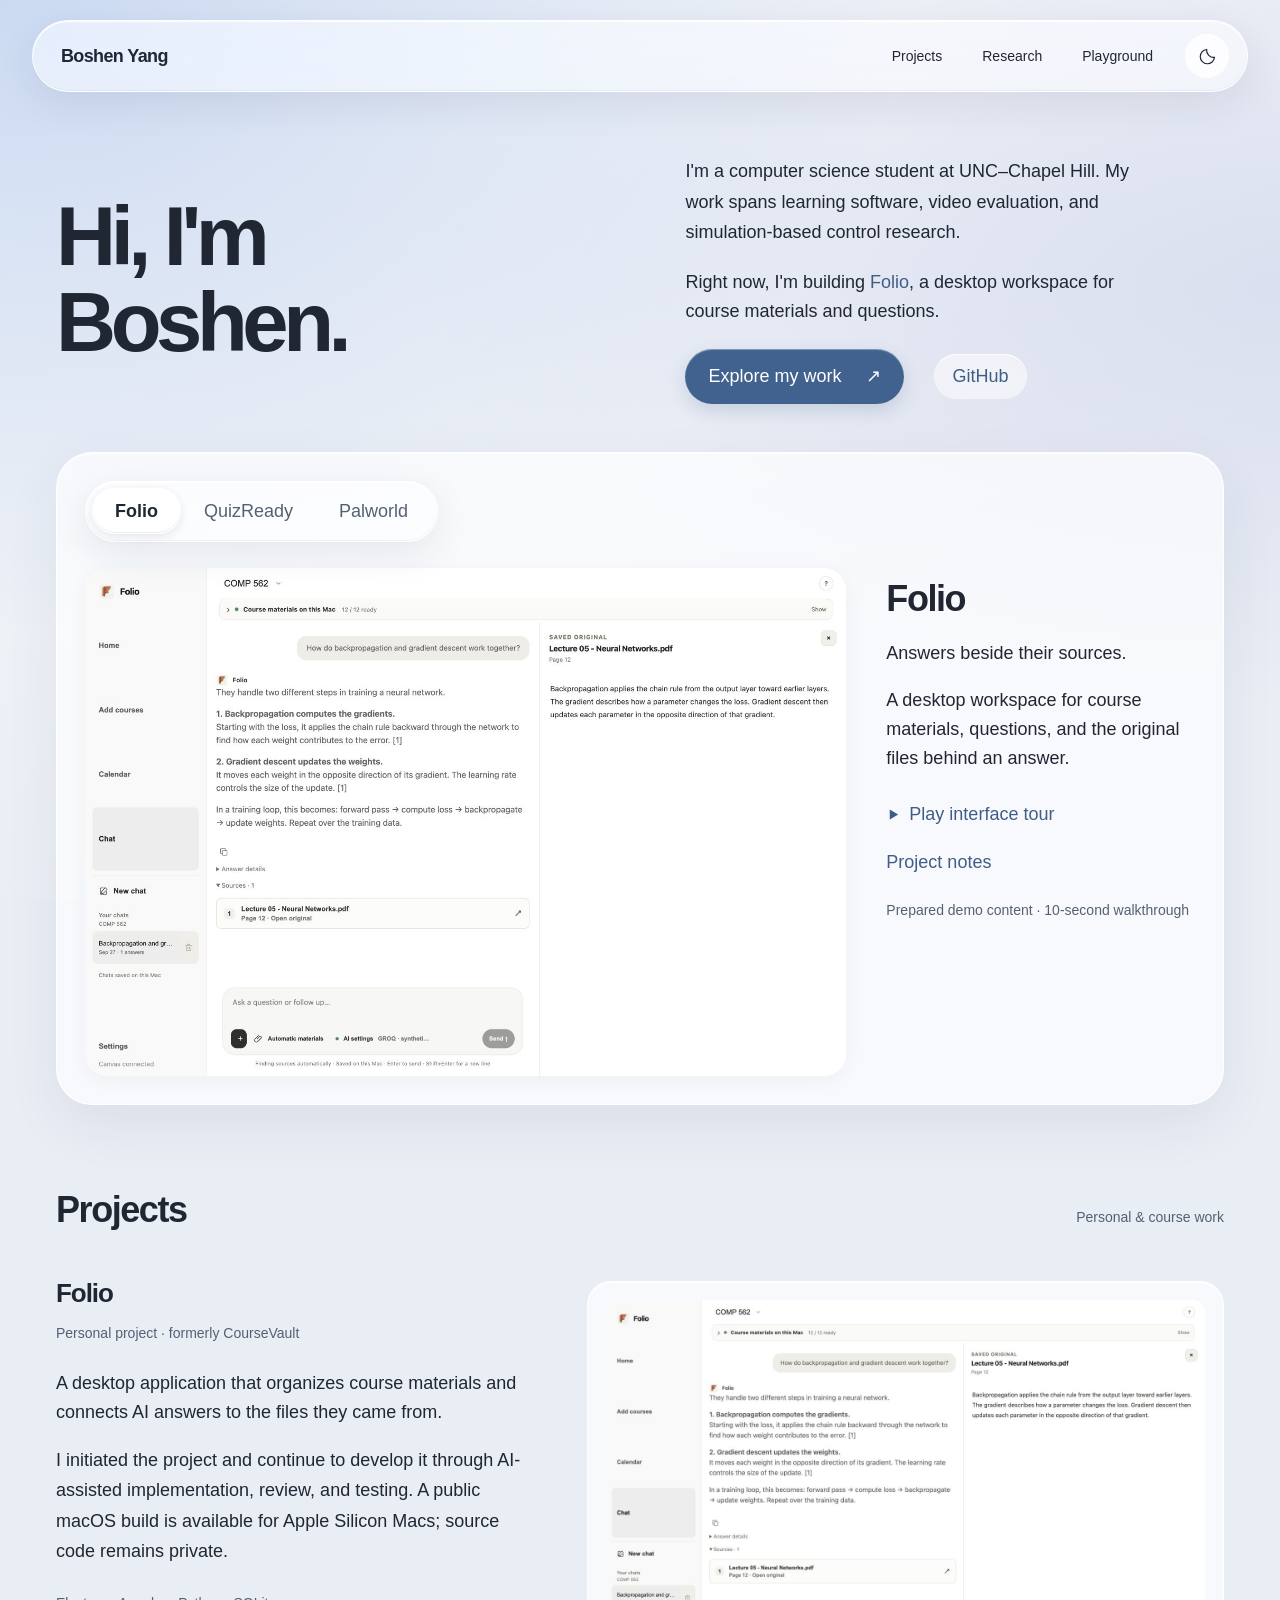
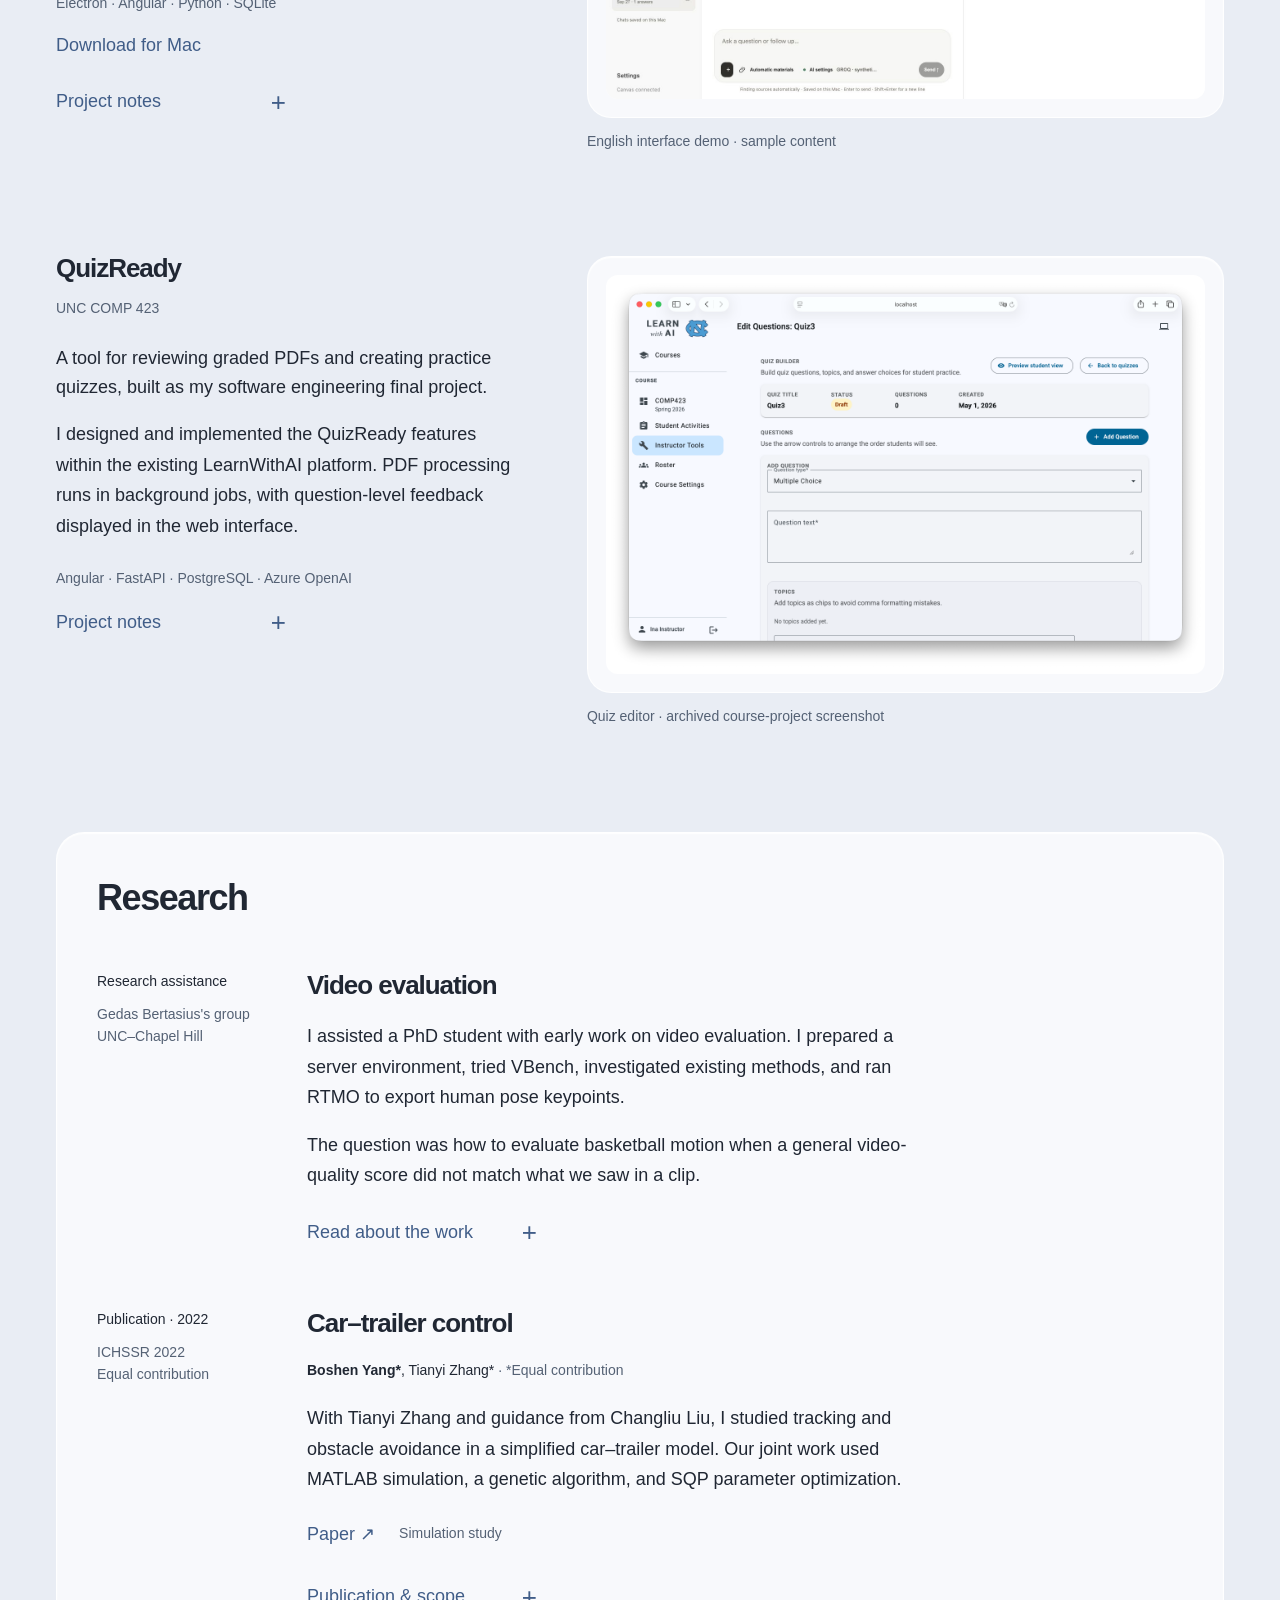
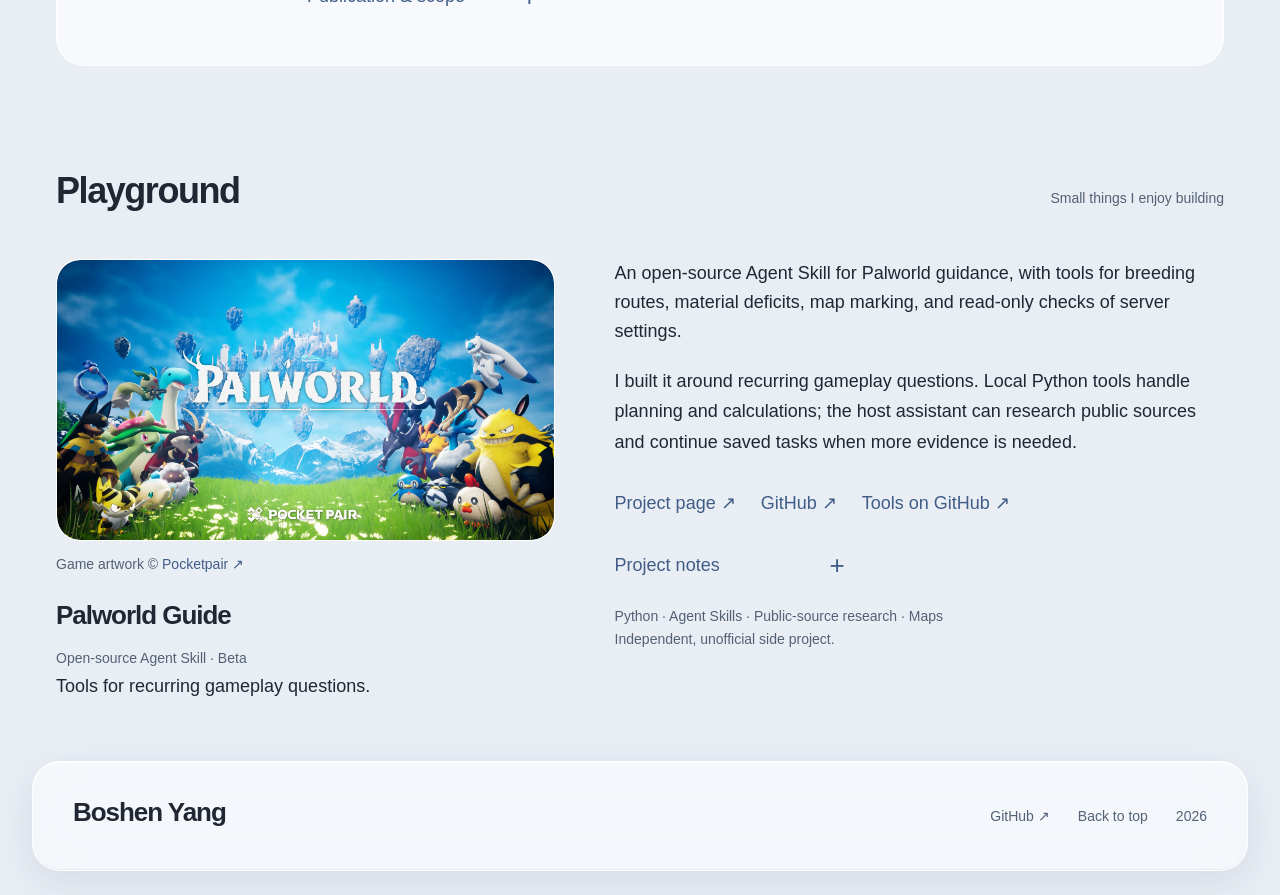
<file: index.html>
<!doctype html>
<html lang="en" data-theme="light">
<head>
<meta charset="utf-8"><meta name="viewport" content="width=device-width, initial-scale=1">
<meta name="description" content="Boshen Yang, a computer science student at UNC–Chapel Hill. Selected projects and research.">
<link rel="canonical" href="https://bensssonxx.github.io/">
<meta property="og:type" content="website"><meta property="og:title" content="Boshen Yang"><meta property="og:description" content="Computer science at UNC–Chapel Hill. Selected projects and research."><meta property="og:url" content="https://bensssonxx.github.io/">
<meta name="theme-color" content="#e4e8ed"><title>Boshen Yang</title>
<link rel="icon" href="favicon.svg" type="image/svg+xml"><link rel="stylesheet" href="styles.css"><script src="script.js" defer></script>
</head>
<body id="top">
<a class="skip-link" href="#main">Skip to content</a>
<header class="site-header">
<a class="site-name" href="#top" aria-label="Boshen Yang, back to top">Boshen Yang</a>
<div class="header-right"><nav aria-label="Main navigation"><a href="#projects">Projects</a><a href="#research">Research</a><a href="#playground">Playground</a></nav><button class="theme-toggle" type="button" aria-label="Switch to dark theme" title="Switch to dark theme"><svg class="moon-icon" viewBox="0 0 24 24" fill="none" stroke="currentColor" stroke-width="1.5" aria-hidden="true"><path d="M20.8 13.1A9 9 0 0 1 10.9 3.2a9 9 0 1 0 9.9 9.9Z"/></svg><svg class="sun-icon" viewBox="0 0 24 24" fill="none" stroke="currentColor" stroke-width="1.5" aria-hidden="true"><circle cx="12" cy="12" r="4"/><path d="M12 2v2m0 16v2M2 12h2m16 0h2M5 5l1.5 1.5m11 11L19 19M5 19l1.5-1.5m11-11L19 5"/></svg></button></div>
</header>
<main id="main">
<section id="about" class="intro" aria-labelledby="intro-title">
<div class="intro-main"><h1 id="intro-title">Hi, I'm<br> Boshen.</h1></div><div class="intro-summary">
<p class="intro-description">I'm a computer science student at UNC–Chapel Hill. My work spans learning software, video evaluation, and simulation-based control research.</p>
<p class="intro-current">Right now, I'm building <a href="#folio">Folio</a>, a desktop workspace for course materials and questions.</p>
<div class="intro-links"><a class="primary-link" href="#projects">Explore my work <span aria-hidden="true">↗</span></a><a class="intro-github" href="https://github.com/Bensssonxx" target="_blank" rel="noopener noreferrer">GitHub<span class="sr-only"> (opens in a new tab)</span></a></div></div>
<div class="work-preview"><fieldset class="preview-picker"><legend class="sr-only">Preview a project</legend>
<div class="preview-controls"><input class="sr-only" type="radio" name="preview" id="preview-folio" checked><label for="preview-folio">Folio</label>
<input class="sr-only" type="radio" name="preview" id="preview-quizready"><label for="preview-quizready">QuizReady</label>
<input class="sr-only" type="radio" name="preview" id="preview-palworld"><label for="preview-palworld">Palworld</label>
<span class="preview-glass" aria-hidden="true" hidden></span></div>
<div class="preview-frames">
<figure class="preview-frame preview-folio"><div class="preview-picture"><img src="assets/folio-english-sources.png" width="1440" height="960" alt="Folio's English interface with an answer and the saved lecture source open beside it" decoding="async"></div><figcaption><strong>Folio</strong><span>Answers beside their sources.</span><p class="preview-description">A desktop workspace for course materials, questions, and the original files behind an answer.</p><div class="preview-actions"><button class="tour-trigger" type="button"><svg aria-hidden="true" viewBox="0 0 16 16"><path d="M4 2.7 13 8 4 13.3Z" fill="currentColor"/></svg>Play interface tour</button><a href="#folio">Project notes</a></div><p class="preview-note">Prepared demo content · 10-second walkthrough</p></figcaption></figure>
<figure class="preview-frame preview-quizready"><div class="preview-picture"><img src="assets/quizready-editor.png" width="2928" height="1920" alt="QuizReady's practice quiz editor in the LearnWithAI course platform" loading="lazy" decoding="async"></div><figcaption><strong>QuizReady</strong><span>Graded PDFs and practice quizzes.</span><p class="preview-description">My COMP 423 final project, built within the existing LearnWithAI course platform.</p><div class="preview-actions"><a href="#quizready">Explore QuizReady</a></div><p class="preview-note">Archived course-project interface</p></figcaption></figure>
<figure class="preview-frame preview-palworld"><div class="preview-picture"><img src="assets/palworld-official-keyvisual.png" width="1920" height="1080" alt="Palworld promotional artwork with Pals, floating islands, and the English game logo" loading="lazy" decoding="async"></div><figcaption><strong>Palworld Guide</strong><span>A toolkit for the questions I keep asking.</span><p class="preview-description">An open-source Agent Skill for breeding routes, crafting materials, and map marking.</p><div class="preview-actions"><a href="palworld-project/index.html">Explore the toolkit</a></div><p class="preview-note">Game artwork © <a href="https://prtimes.jp/main/html/rd/p/000000007.000071410.html" target="_blank" rel="noopener noreferrer">Pocketpair</a> · Unofficial project</p></figcaption></figure>
</div></fieldset></div></section>

<section id="projects" class="projects" aria-labelledby="projects-title">
<div class="section-heading"><h2 id="projects-title">Projects</h2><span>Personal & course work</span></div>
<article id="folio" class="project-entry">
<div class="project-copy"><span id="coursevault" aria-hidden="true"></span><div class="project-heading"><h3>Folio</h3><span class="entry-type">Personal project · formerly CourseVault</span></div><p>A desktop application that organizes course materials and connects AI answers to the files they came from.</p><p>I initiated the project and continue to develop it through AI-assisted implementation, review, and testing. A public macOS build is available for Apple Silicon Macs; source code remains private.</p><p class="technologies">Electron · Angular · Python · SQLite</p><p class="project-resource-links"><a href="https://github.com/Bensssonxx/folio-releases/releases/latest" target="_blank" rel="noopener noreferrer">Download for Mac<span class="sr-only"> (opens in a new tab)</span></a></p><details class="project-details"><summary>Project notes <span aria-hidden="true">+</span></summary><div class="details-content">
              <h4>The problem</h4><p>Course information is spread across Canvas, instructor websites, and local files. Repeated uploads make it harder to keep questions connected to the right materials.</p>
              <h4>My role</h4><p>I initiated the project and continue to define its workflows, review implementation, and iterate through AI-assisted development and hands-on use.</p>
              <h4>How it works</h4><p>Read-only material discovery feeds a local workspace. Keyword and multilingual semantic retrieval support course-scoped questions; citations open the original sources for checking.</p>
              <h4>Current stage</h4><p>Folio was previously called CourseVault. A public build is available for Apple Silicon Macs running macOS 14 or later. Development continues, and source code remains private.</p>
            </div></details></div>
<figure class="project-figure"><button class="image-button" type="button" aria-label="Enlarge Folio English interface demo" data-caption="Folio — the real application interface displaying a prepared English demo conversation and sample lecture excerpt. Captured locally on October 23, 2026. Demo content; no live AI request or real student record."><img src="assets/folio-english-sources.png" width="1440" height="960" alt="Folio English interface with a sample machine-learning question, an answer, a source citation, and the saved lecture excerpt open alongside it" decoding="async"><span class="image-zoom" aria-hidden="true">View screenshot ↗</span></button><figcaption>English interface demo · sample content </figcaption></figure>
</article>
<article id="quizready" class="project-entry">
<div class="project-copy"><div class="project-heading"><h3>QuizReady</h3><span class="entry-type">UNC COMP 423</span></div><p>A tool for reviewing graded PDFs and creating practice quizzes, built as my software engineering final project.</p><p>I designed and implemented the QuizReady features within the existing LearnWithAI platform. PDF processing runs in background jobs, with question-level feedback displayed in the web interface.</p><p class="technologies">Angular · FastAPI · PostgreSQL · Azure OpenAI</p><details class="project-details"><summary>Project notes <span aria-hidden="true">+</span></summary><div class="details-content">
              <h4>The problem</h4><p>Scores, handwritten responses, and grading rubrics are spread across a graded PDF. Students need a clearer way to review individual questions and identify what to revisit.</p>
              <h4>My role</h4><p>I designed and implemented the QuizReady features as my COMP 423 final project, integrating them into the existing LearnWithAI course platform.</p>
              <h4>How it works</h4><p>A FastAPI service accepts uploads and queues background processing with Dramatiq and RabbitMQ. PDF and vision processing produce feedback; the Angular interface tracks the job and displays results.</p>
              <h4>Beyond PDF review</h4><p>Instructors can create and publish practice quizzes. Students can submit responses and receive immediate scoring for multiple-choice questions.</p>
            </div></details></div>
<figure class="project-figure"><button class="image-button" type="button" aria-label="Enlarge QuizReady project screenshot" data-caption="QuizReady — the quiz editor in the existing LearnWithAI course platform. Screenshot preserved with the original project materials."><img src="assets/quizready-editor.png" width="2928" height="1920" alt="QuizReady quiz editor with controls for adding questions and previewing the student view" loading="lazy" decoding="async"><span class="image-zoom" aria-hidden="true">View screenshot ↗</span></button><figcaption>Quiz editor · archived course-project screenshot</figcaption></figure>
</article>
</section>

<section id="research" class="research" aria-labelledby="research-title">
<div class="section-heading"><h2 id="research-title">Research</h2></div>
<article class="research-entry"><div class="research-context"><span>Research assistance</span><p>Gedas Bertasius's group<br>UNC–Chapel Hill</p></div><div class="research-copy"><h3>Video evaluation</h3><p>I assisted a PhD student with early work on video evaluation. I prepared a server environment, tried VBench, investigated existing methods, and ran RTMO to export human pose keypoints.</p><p>The question was how to evaluate basketball motion when a general video-quality score did not match what we saw in a clip.</p><details class="research-details"><summary>Read about the work <span aria-hidden="true">+</span></summary><div class="details-content"><p>Some short clips received high general-purpose quality scores despite visibly unsatisfactory results. I investigated existing approaches that could better capture basketball motion and body consistency.</p><p>My contribution focused on method research, preliminary testing, and pose-data export. The work explored evaluation approaches rather than establishing a validated motion-error detector.</p></div></details></div></article>
<article class="research-entry"><div class="research-context"><span>Publication · 2022</span><p>ICHSSR 2022<br>Equal contribution</p></div><div class="research-copy"><h3>Car–trailer control</h3><p class="author-line"><strong>Boshen Yang*</strong>, Tianyi Zhang* <span>· *Equal contribution</span></p><p>With Tianyi Zhang and guidance from Changliu Liu, I studied tracking and obstacle avoidance in a simplified car–trailer model. Our joint work used MATLAB simulation, a genetic algorithm, and SQP parameter optimization.</p><p class="paper-links"><a href="https://doi.org/10.2991/assehr.k.220504.041" target="_blank" rel="noopener noreferrer">Paper <span class="external-arrow" aria-hidden="true">↗</span><span class="sr-only"> (opens in a new tab)</span></a><span>Simulation study</span></p><details class="research-details"><summary>Publication & scope <span aria-hidden="true">+</span></summary><div class="details-content"><p class="publication"><strong>Boshen Yang*, Tianyi Zhang*.</strong> “Tracking and Safety Control for Car-Trailer System with Optimization.” <em>ICHSSR 2022</em>, pp. 223–228. *Equal contribution.</p><p>The paper reports results under idealized numerical simulation conditions. It does not establish real-vehicle validation or a general safety guarantee.</p><a class="text-link" href="https://doi.org/10.2991/assehr.k.220504.041" target="_blank" rel="noopener noreferrer">Read the paper <span aria-hidden="true">↗</span><span class="sr-only"> (opens in a new tab)</span></a></div></details></div></article>
</section>
<section id="playground" class="playground" aria-labelledby="playground-title">
<div class="section-heading"><h2 id="playground-title">Playground</h2><span>Small things I enjoy building</span></div>
<article class="side-project"><div class="side-project-visual"><figure class="palworld-figure"><button class="image-button" type="button" aria-label="Enlarge Palworld official artwork" data-caption="Palworld promotional artwork © Pocketpair, from the developer’s official press release. Used here to illustrate an independent, unofficial fan project; the artwork is not my work."><img src="assets/palworld-official-keyvisual.png" width="1920" height="1080" alt="Official Palworld artwork showing a group of Pals and floating islands beneath the English Palworld logo" loading="lazy" decoding="async"><span class="image-zoom" aria-hidden="true">View artwork ↗</span></button><figcaption>Game artwork © <a href="https://prtimes.jp/main/html/rd/p/000000007.000071410.html" target="_blank" rel="noopener noreferrer">Pocketpair ↗<span class="sr-only"> (opens in a new tab)</span></a></figcaption></figure><h3>Palworld Guide</h3><span class="entry-type">Open-source Agent Skill · Beta</span><p>Tools for recurring gameplay questions.</p></div><div class="side-project-copy"><p>An open-source Agent Skill for Palworld guidance, with tools for breeding routes, material deficits, map marking, and read-only checks of server settings.</p><p>I built it around recurring gameplay questions. Local Python tools handle planning and calculations; the host assistant can research public sources and continue saved tasks when more evidence is needed.</p><div class="side-project-links"><a href="palworld-project/index.html">Project page ↗</a><a href="https://github.com/Bensssonxx/palworld-guide" target="_blank" rel="noopener noreferrer">GitHub ↗<span class="sr-only"> (opens in a new tab)</span></a><a href="https://github.com/Bensssonxx/palworld-guide/tree/main/palworld-guide/scripts" target="_blank" rel="noopener noreferrer">Tools on GitHub ↗<span class="sr-only"> (opens in a new tab)</span></a></div><details class="side-project-details"><summary>Project notes <span aria-hidden="true">+</span></summary><div class="details-content"><p>The bilingual project page includes recorded examples and a terrain map. The Python tools are available in the public repository; this website does not host a chatbot.</p><p>Version 0.11.0-beta.2 is publicly available, with an MIT license for the original code and documentation. Community and game data retain their own rights. Beta trials and offline CI are documented in the repository; external-player and in-game validation remain pending.</p></div></details><p class="side-project-stage">Python · Agent Skills · Public-source research · Maps<br>Independent, unofficial side project.</p></div></article>
</section>
</main>
<footer><span class="footer-signature">Boshen Yang</span><div><a href="https://github.com/Bensssonxx" target="_blank" rel="noopener noreferrer">GitHub ↗<span class="sr-only"> (opens in a new tab)</span></a><a href="#top">Back to top</a><span class="footer-year">2026</span></div></footer>
<dialog id="tour-dialog" aria-labelledby="tour-title"><div class="tour-heading"><h2 id="tour-title">Inside Folio</h2><button type="button" class="tour-close" aria-label="Close interface tour">Close <span aria-hidden="true">×</span></button></div><div id="tour-player"><p>The interface tour loads when you open it.</p></div><p class="tour-note">A guided look at the interface using prepared demo content.</p></dialog>
<dialog id="screenshot-dialog" aria-labelledby="dialog-caption"><button class="dialog-close" type="button" aria-label="Close screenshot">Close <span aria-hidden="true">×</span></button><figure><img id="dialog-image" alt=""><figcaption id="dialog-caption">Project screenshot</figcaption></figure></dialog>
</body></html>
</file>
<file: styles.css>
:root{color-scheme:light;--bg:#fafbfc;--surface:#fff;--soft:#edf0f3;--ink:#242932;--muted:#5e6570;--link:#4a607d;--on-accent:#fff;--overlay:#171d28e6;--radius:0;--body:18px;--small:14px;--type-small:14px;--type-body:18px;--type-item:26px;--type-section:36px;--ease-out:cubic-bezier(.23,1,.32,1);--ease-in-out:cubic-bezier(.77,0,.175,1)}
:root[data-theme=dark]{color-scheme:dark;--bg:#1b1f26;--surface:#232932;--soft:#2b323d;--ink:#edf0f5;--muted:#b4becd;--link:#b5c9e5;--on-accent:#1b2230;--overlay:#0c111aed}
*{box-sizing:border-box}html{scroll-behavior:smooth;scroll-padding-top:32px}body{margin:0;background:var(--bg);color:var(--ink);font-family:-apple-system,BlinkMacSystemFont,"Segoe UI",sans-serif;font-size:var(--body);line-height:1.6;-webkit-font-smoothing:antialiased}button,input{font:inherit}button{cursor:pointer}a{color:var(--link);text-decoration:none;text-underline-offset:.2em}a:hover{text-decoration:underline}a:focus-visible,button:focus-visible,summary:focus-visible{outline:3px solid var(--link);outline-offset:6px}::selection{color:var(--bg);background:var(--ink)}.site-header,main,footer{width:min(1280px,calc(100% - 96px));margin-inline:auto}.site-header{display:flex;align-items:center;justify-content:space-between;gap:24px;padding:32px 0}.site-name{font-size:var(--type-body);font-weight:600;color:var(--ink);letter-spacing:-.3px}.header-right,nav{display:flex;align-items:center;gap:28px}nav a{display:inline-flex;align-items:center;min-height:44px;color:var(--muted);font-size:var(--type-small)}nav a[aria-current],nav a:hover{color:var(--ink)}.theme-toggle{display:grid;place-items:center;border:0;background:transparent;color:var(--ink);width:44px;height:44px;padding:12px}.theme-toggle svg{width:19px;height:19px}.sun-icon{display:none}[data-theme=dark] .sun-icon{display:block}[data-theme=dark] .moon-icon{display:none}
.intro{display:grid;grid-template-columns:.9fr 1.1fr;gap:64px;align-items:center;padding:70px 0 110px}.intro h1{font-size:clamp(64px,6.5vw,96px);font-weight:550;letter-spacing:-.055em;line-height:1.02;margin:0 0 32px}.intro-description{font-size:var(--type-body);line-height:1.65;max-width:44ch;margin:0 0 20px}.intro-current{color:var(--ink);font-size:var(--type-body);max-width:40ch;margin:0 0 30px}.intro-links{display:flex;align-items:center;gap:27px;flex-wrap:wrap}.primary-link{display:inline-flex;align-items:center;justify-content:center;gap:25px;min-height:50px;padding:12px 20px;background:var(--link);color:var(--on-accent);font-size:var(--type-body)}.primary-link:hover{text-decoration:none}.intro-github{font-size:var(--type-body);min-height:44px;display:inline-flex;align-items:center}
.work-preview{min-width:0}.preview-picker{margin:0;padding:0;border:0;display:flex;flex-wrap:wrap;gap:0}.preview-picker>label{display:flex;align-items:center;justify-content:center;min-height:48px;padding:10px 19px;color:var(--muted);font-size:var(--type-body);cursor:pointer}.preview-picker>input:checked+label{background:var(--soft);color:var(--ink);font-weight:600}.preview-picker>input:focus-visible+label{outline:3px solid var(--link);outline-offset:3px}.preview-frames{flex:0 0 100%;margin-top:20px;min-width:0}.preview-frame{display:none;margin:0}.preview-folio{display:block}.preview-picker:has(#preview-quizready:checked) .preview-folio,.preview-picker:has(#preview-palworld:checked) .preview-folio{display:none}.preview-picker:has(#preview-quizready:checked) .preview-quizready,.preview-picker:has(#preview-palworld:checked) .preview-palworld{display:block}.preview-picture{aspect-ratio:3/2;background:var(--soft);padding:18px;display:grid;align-items:center;overflow:hidden}.preview-picture img{width:100%;height:auto;max-height:100%;object-fit:contain;display:block}.preview-frame figcaption{display:flex;align-items:baseline;gap:16px;flex-wrap:wrap;margin-top:18px;font-size:var(--type-body);line-height:1.5}.preview-frame figcaption strong{font-weight:600}.preview-frame figcaption>span{color:var(--muted);font-size:var(--type-small)}.preview-actions{display:flex;align-items:center;gap:26px;min-height:48px;margin-top:8px;font-size:var(--type-small);flex-wrap:wrap}.tour-trigger{display:inline-flex;align-items:center;gap:8px;padding:8px 0;min-height:44px;border:0;background:none;color:var(--link);font-size:var(--type-small)}.tour-trigger svg{width:15px;height:15px}.preview-note{margin:0;color:var(--muted);font-size:var(--type-small);line-height:1.6}
.section-heading{display:flex;justify-content:space-between;align-items:baseline;gap:24px;margin-bottom:44px}.section-heading h2{font-size:var(--type-section);line-height:1.15;font-weight:550;letter-spacing:-.04em;margin:0}.section-heading>span{font-size:var(--type-small);color:var(--muted)}.project-entry{display:grid;grid-template-columns:.84fr 1.16fr;gap:64px;align-items:start;margin-bottom:104px}.project-entry:last-child{margin-bottom:0}.project-heading{margin-bottom:22px}.project-heading h3{font-size:var(--type-item);font-weight:550;letter-spacing:-.035em;line-height:1.2;margin:0 0 9px}.entry-type{color:var(--muted);font-size:var(--type-small);line-height:1.5}.project-copy>p{font-size:var(--type-body);line-height:1.7;margin:0 0 18px}.project-copy>p:first-of-type{font-size:var(--type-body);line-height:1.6}.project-copy .technologies{font-size:var(--type-small);color:var(--muted);margin:25px 0 8px}.project-copy .project-resource-links{font-size:var(--type-body);margin:0 0 10px}.project-resource-links a{min-height:44px;display:inline-flex;align-items:center}.project-figure{margin:0;min-width:0;padding-top:3px}.image-button{display:block;width:100%;padding:18px;border:0;background:var(--soft);color:var(--ink);cursor:zoom-in;position:relative;text-align:left;overflow:hidden}.image-button img{width:100%;height:auto;display:block;aspect-ratio:3/2;object-fit:contain;background:#fff}.image-zoom{position:absolute;right:22px;bottom:22px;background:var(--surface);color:var(--ink);padding:5px 10px;font-size:var(--type-small);opacity:0;transition:opacity 160ms ease}.image-button:focus-visible .image-zoom{opacity:1}.project-figure figcaption{font-size:var(--type-small);line-height:1.6;color:var(--muted);margin-top:12px}summary{display:flex;align-items:center;justify-content:space-between;list-style:none;min-height:48px;max-width:230px;gap:20px;padding:8px 0;cursor:pointer;font-size:var(--type-body);color:var(--link)}summary::-webkit-details-marker{display:none}summary>span{font-size:var(--type-item);line-height:1;transition:transform 160ms var(--ease-out)}details[open]>summary>span{transform:rotate(45deg)}.details-content{font-size:var(--type-body);line-height:1.7;margin-top:12px}.details-content h4{font-size:var(--type-body);line-height:1.5;font-weight:600;margin:22px 0 6px}.details-content h4:first-child{margin-top:0}.details-content p{margin:0 0 16px}
.research{margin-top:120px;padding:52px 48px;background:var(--soft)}.research .section-heading{margin-bottom:44px}.research-entry{display:grid;grid-template-columns:180px minmax(0,1fr);gap:44px;padding:0;margin-top:52px}.research-context{font-size:var(--type-small);color:var(--muted);line-height:1.7}.research-context>span{color:var(--ink)}.research-context p{font-size:var(--type-small);line-height:1.6;margin:9px 0 0}.research-copy h3{font-size:var(--type-item);line-height:1.2;letter-spacing:-.025em;font-weight:550;margin:0 0 20px}.research-copy>p{font-size:var(--type-body);line-height:1.7;margin:0 0 17px}.research-copy .author-line{font-size:var(--type-small);margin:0 0 20px}.author-line strong{font-weight:600}.author-line span{color:var(--muted)}.paper-links{display:flex;gap:24px;flex-wrap:wrap;align-items:center}.paper-links a{display:inline-flex;align-items:center;min-height:44px}.paper-links>span{font-size:var(--type-small);color:var(--muted)}.publication{font-size:var(--type-body)}.external-arrow{margin-left:5px}.text-link{display:inline-flex;align-items:center;gap:5px;min-height:44px}
.playground{padding-top:120px}.side-project{display:grid;grid-template-columns:.9fr 1.1fr;gap:64px;align-items:start}.side-project-visual{min-width:0}.palworld-figure{margin:0 0 25px}.palworld-figure .image-button{padding:0}.palworld-figure .image-button img{aspect-ratio:16/9}.palworld-figure figcaption{font-size:var(--type-small);line-height:1.6;color:var(--muted);margin-top:12px}.side-project-visual h3{font-size:var(--type-item);line-height:1.2;letter-spacing:-.035em;font-weight:550;margin:12px 0}.side-project-visual>p{font-size:var(--type-body);margin:0;color:var(--ink)}.side-project-copy>p{font-size:var(--type-body);line-height:1.7;margin:0 0 20px}.side-project-copy>p:first-child{font-size:var(--type-body);line-height:1.6}.side-project-links{display:flex;gap:25px;flex-wrap:wrap;margin:24px 0 16px;font-size:var(--type-body)}.side-project-links a{display:inline-flex;align-items:center;min-height:44px}.side-project-details{margin-bottom:16px}.side-project-copy .side-project-stage{font-size:var(--type-small);line-height:1.65;color:var(--muted)}footer{display:flex;align-items:baseline;justify-content:space-between;gap:32px;margin-top:120px;padding:38px 0 48px}footer .footer-signature{font-size:var(--type-section);line-height:1.1;letter-spacing:-.04em;font-weight:550}footer>div{display:flex;gap:28px;align-items:center;flex-wrap:wrap}footer a{font-size:var(--type-small);min-height:44px;display:inline-flex;align-items:center}.footer-year{font-size:var(--type-small);color:var(--muted)}
.sr-only{position:absolute;width:1px;height:1px;padding:0;margin:-1px;overflow:hidden;clip:rect(0,0,0,0);white-space:nowrap;border:0}.skip-link{position:fixed;top:-100px;left:24px;z-index:100;background:var(--ink);color:var(--bg);padding:12px 18px}.skip-link:focus{top:18px}dialog{width:min(1240px,calc(100vw - 48px));max-width:calc(100vw - 48px);max-height:calc(100dvh - 48px);background:var(--surface);color:var(--ink);border:0;padding:64px 28px 24px;overflow:auto}dialog::backdrop{background:var(--overlay)}dialog figure{margin:0}dialog img{display:block;max-height:72dvh;max-width:100%;width:auto;height:auto;object-fit:contain;margin:auto}dialog figcaption{font-size:var(--type-small);line-height:1.6;color:var(--muted);margin:20px auto 0;max-width:850px}.dialog-close,.tour-close{border:0;background:none;color:var(--ink);font-size:var(--type-small);min-height:44px;display:inline-flex;gap:12px;align-items:center;padding:8px}.dialog-close{position:absolute;right:20px;top:10px}.dialog-close>span,.tour-close>span{font-size:var(--type-item)}.dialog-open{overflow:hidden}.tour-heading{display:flex;justify-content:space-between;align-items:center;gap:20px;margin-bottom:20px}.tour-heading h2{font-size:var(--type-item);font-weight:550;line-height:1.2;margin:0}.tour-note{font-size:var(--type-small);line-height:1.6;color:var(--muted);margin:18px 0 0}#tour-dialog{padding-top:20px;width:min(1100px,calc(100vw - 48px))}#tour-player{width:100%;min-height:120px;background:#edf0f3;color:#242932}#tour-player>p{padding:24px}.tour-note a{color:inherit}
@media(hover:hover) and (pointer:fine){.primary-link,.theme-toggle,.image-button,.preview-picker>label{transition:transform 140ms var(--ease-out),opacity 180ms ease}.primary-link:hover,.theme-toggle:hover{opacity:.85}.image-button:hover .image-zoom{opacity:1}.preview-picker>label:hover{color:var(--ink)}a:hover .external-arrow{transform:translate(1px,-1px)}}button:active,.primary-link:active,.preview-picker>label:active{transform:scale(.975)}
@media(max-width:1050px){.site-header,main,footer{width:calc(100% - 64px)}.intro{gap:36px;padding:58px 0 96px}.intro h1{font-size:72px}.intro-description{font-size:var(--type-body)}.intro-current{font-size:var(--type-body)}.project-entry,.side-project{gap:40px}.research{padding:40px 32px}.research-entry{grid-template-columns:145px 1fr;gap:30px}.preview-picture{padding:12px}.preview-picker>label{padding-inline:14px}.preview-actions{gap:17px}}
@media(max-width:800px){.intro{grid-template-columns:1fr;gap:42px;padding:46px 0 90px}.intro-main{max-width:620px}.intro h1{font-size:76px;line-height:1.02;margin-bottom:27px}.intro h1 br{display:block}.intro-description{max-width:58ch}.intro-current{max-width:52ch}.work-preview{max-width:680px}.preview-picture{padding:20px}.section-heading h2{font-size:var(--type-section)}.project-entry{grid-template-columns:1fr;gap:28px;margin-bottom:84px}.project-copy{max-width:65ch}.project-figure{width:100%}.research{margin-top:96px}.research-entry{grid-template-columns:1fr;gap:18px;margin-top:44px}.research-context{display:flex;justify-content:space-between;gap:20px}.research-context p{text-align:right;margin:0}.side-project{grid-template-columns:1fr;gap:32px}.side-project-visual .palworld-figure{max-width:none}.playground{padding-top:96px}footer{margin-top:96px}}
@media(max-width:600px){.site-header,main,footer{width:calc(100% - 40px)}.site-header{padding:18px 0;gap:8px}.site-name{font-size:var(--type-small)}.header-right,nav{gap:12px}nav a{font-size:var(--type-small);min-height:44px}.header-right{gap:5px}.theme-toggle{width:36px;padding:9px}.intro{padding:38px 0 78px;gap:36px}.intro h1{font-size:62px;letter-spacing:-.05em;margin-bottom:27px}.intro h1 br{display:block}.intro-description{font-size:var(--type-body);line-height:1.6}.intro-current{font-size:var(--type-body);line-height:1.65}.intro-links{gap:24px}.primary-link{font-size:var(--type-body);padding:12px 18px;gap:22px}.preview-picker>label{font-size:var(--type-small);padding-inline:17px;min-height:46px}.preview-frames{margin-top:16px}.preview-picture{padding:10px}.preview-frame figcaption{gap:8px 14px;margin-top:14px}.preview-frame figcaption>span{font-size:var(--type-small)}.preview-actions{gap:22px;margin-top:8px}.preview-note{font-size:var(--type-small)}.section-heading{display:block;margin-bottom:30px}.section-heading h2{font-size:var(--type-section);margin-bottom:9px}.section-heading>span{font-size:var(--type-small)}.project-heading h3,.side-project-visual h3{font-size:var(--type-item)}.project-copy>p,.research-copy>p,.side-project-copy>p{font-size:var(--type-body);line-height:1.7}.project-copy>p:first-of-type,.side-project-copy>p:first-child{font-size:var(--type-body);line-height:1.6}.project-heading{margin-bottom:20px}.entry-type{font-size:var(--type-small)}.project-entry{gap:25px;margin-bottom:74px}.image-button{padding:10px}.image-zoom{font-size:var(--type-small);right:14px;bottom:14px;opacity:1}.project-figure figcaption{font-size:var(--type-small)}.research{margin-top:80px;padding:30px 20px}.research-context{display:block}.research-context p{text-align:left;margin-top:8px}.research-copy h3{font-size:var(--type-item);line-height:1.2}.research-copy .author-line{font-size:var(--type-small)}.research .section-heading{margin-bottom:34px}.research-entry{margin-top:38px}.playground{padding-top:80px}.side-project{gap:28px}.side-project-links{gap:14px 24px}.details-content{font-size:var(--type-body)}.side-project-copy .side-project-stage{font-size:var(--type-small)}footer{align-items:flex-start;flex-direction:column;gap:20px;margin-top:80px;padding-bottom:35px}footer .footer-signature{font-size:var(--type-section)}footer>div{gap:24px}.footer-year{font-size:var(--type-small)}dialog{width:calc(100vw - 20px);max-width:calc(100vw - 20px);max-height:calc(100dvh - 20px);padding:58px 12px 20px}dialog img{max-height:68dvh}dialog figcaption{font-size:var(--type-small);margin-top:16px}.dialog-close{right:10px;top:7px}#tour-dialog{width:calc(100vw - 20px);padding:15px 12px}.tour-heading{margin-bottom:12px}.tour-heading h2{font-size:var(--type-item)}}
@media(max-width:360px){.site-header,main,footer{width:calc(100% - 32px)}.site-name{font-size:var(--type-small)}nav{gap:9px}nav a{font-size:var(--type-small)}.header-right{gap:0}.theme-toggle{width:32px}.intro h1{font-size:56px}.preview-picker>label{padding-inline:14px}.intro-links{gap:20px}.research{padding-inline:16px}}
@media(prefers-reduced-motion:reduce){html{scroll-behavior:auto}*,*::before,*::after{animation:none!important;transition-duration:0s!important}button:active,.primary-link:active,.preview-picker>label:active{transform:none}}
html[data-input=keyboard]{scroll-behavior:auto}html[data-input=keyboard] *{transition:none!important;animation:none!important}
@media print{.theme-toggle,.preview-picker,.image-zoom,dialog,.tour-trigger{display:none!important}.intro{display:block;padding:20px 0}.intro h1{font-size:42px}.intro h1 br{display:block}.site-header,main,footer{width:100%}.project-entry{break-inside:avoid;gap:25px;margin-bottom:30px}.research{padding:20px;margin-top:35px}.playground{padding-top:35px}footer{margin-top:35px}*{background:transparent!important;box-shadow:none!important;color:#111!important}}

/* Explicitly hide closed detail bodies in every browser; normal details remain script-free. */
details:not([open])>.details-content{display:none}
@keyframes work-arrival{from{opacity:.62;transform:translateY(14px)}to{opacity:1;transform:translateY(0)}}
.is-revealing{animation:work-arrival 440ms var(--ease-out) both}
@media(max-width:360px){.site-header{display:grid;grid-template-columns:1fr auto;row-gap:4px}.header-right{display:contents}nav{grid-column:1/-1;grid-row:2;justify-content:space-between}.theme-toggle{grid-column:2;grid-row:1}}

p{max-width:64ch}

/* Reference study: an open portfolio, adapted from the Folio product site's paper composition. */
:root{--outer:#e4e8ed;--bg:#fafbfc;--soft:#edf0f3;--ink:#272d36;--muted:#5d6673;--link:#485c79;--serif:Georgia,"Times New Roman",serif}
:root[data-theme=dark]{--outer:#141820;--bg:#1d232c;--soft:#2a3340;--ink:#eff2f7;--muted:#b9c2d0;--link:#becde4}
body{background:var(--outer)}
.site-header,main,footer{width:min(1384px,calc(100% - 56px))}
.site-header{padding:26px 4px}.site-name{font-family:var(--serif);font-size:26px;font-weight:400;letter-spacing:-.04em}.header-right,nav{gap:30px}nav a{color:var(--ink)}
main{position:relative;background:var(--bg);padding:0 64px 80px}
main::before{content:"";position:absolute;top:0;right:0;width:32px;height:32px;background:var(--outer);clip-path:polygon(0 0,100% 0,100% 100%);pointer-events:none}
.intro{grid-template-columns:1.05fr 1fr;gap:46px 64px;padding:52px 0 96px;align-items:start}.intro h1{font-family:var(--serif);font-size:clamp(64px,6.5vw,96px);font-weight:400;letter-spacing:-.065em;line-height:1.03;margin:0}.intro-summary{padding-top:6px}.intro-description{font-size:18px;line-height:1.7;max-width:48ch}.intro-current{margin-bottom:24px;max-width:45ch}.primary-link{background:var(--link);min-height:52px}.intro-links{gap:30px}
.work-preview{grid-column:1/-1;max-width:none;background:var(--soft);padding:28px 32px 32px}.preview-picker{gap:0}.preview-picker>label{font-size:18px;padding:10px 24px;min-height:48px}.preview-picker>input:checked+label{background:var(--link);color:var(--bg);font-weight:500}.preview-frames{margin-top:28px}.preview-frame{grid-template-columns:minmax(0,1.85fr) minmax(220px,.75fr);column-gap:40px;align-content:start}.preview-folio{display:grid}.preview-picker:has(#preview-quizready:checked) .preview-quizready,.preview-picker:has(#preview-palworld:checked) .preview-palworld{display:grid}.preview-picture{grid-column:1;grid-row:1/5;aspect-ratio:3/2;padding:0;background:var(--bg);align-self:start}.preview-picture img{object-fit:contain}.preview-frame figcaption{grid-column:2;display:block;margin:10px 0 18px}.preview-frame figcaption strong{font-family:var(--serif);font-size:36px;line-height:1.15;font-weight:400;letter-spacing:-.04em;display:block;margin-bottom:20px}.preview-frame figcaption>span{display:block;font-size:18px;line-height:1.6;color:var(--ink)}.preview-description{grid-column:2;font-size:18px;line-height:1.6;margin:0 0 20px;align-self:start}.preview-actions{grid-column:2;display:flex;align-items:flex-start;flex-direction:column;gap:4px;margin:0 0 18px;align-self:start;font-size:18px}.preview-actions a{display:inline-flex;min-height:44px;align-items:center}.tour-trigger{font-size:18px}.preview-note{grid-column:2;font-size:14px;line-height:1.6;align-self:start}
.section-heading h2,.project-heading h3,.research-copy h3,.side-project-visual h3,.footer-signature,.tour-heading h2{font-family:var(--serif);font-weight:400;letter-spacing:-.04em}.section-heading{margin-bottom:48px}.project-entry{grid-template-columns:.85fr 1.15fr;gap:60px;margin-bottom:100px}.image-button{padding:18px;background:var(--soft)}.research{padding:48px 40px;background:var(--soft);margin-top:104px}.research-entry{grid-template-columns:170px minmax(0,1fr);gap:40px}.playground{padding-top:104px}.side-project{gap:60px}.side-project-links{gap:18px 25px}
footer{background:var(--link);color:var(--bg);padding:42px 64px;margin:0 auto 28px;gap:30px}footer a,.footer-year{color:var(--bg)}footer .footer-signature{font-weight:400}.tour-chapters{display:flex;gap:8px;flex-wrap:wrap;padding:16px;background:var(--bg);color:var(--ink)}.tour-chapters button{border:0;padding:10px 16px;background:var(--soft);color:var(--ink);min-height:44px;font-size:14px}.tour-chapters button[aria-pressed=true]{background:var(--link);color:var(--bg)}.tour-chapters button:focus-visible{outline-offset:3px}
@media(max-width:1100px){main{padding-inline:40px}.intro{column-gap:40px}.preview-frame{grid-template-columns:minmax(0,1.6fr) minmax(200px,.8fr);column-gap:26px}.work-preview{padding:24px}.preview-description{display:none}.preview-picture{grid-row:1/4}.preview-frame figcaption{margin-top:0}.project-entry,.side-project{gap:40px}footer{padding-inline:40px}}
@media(max-width:800px){.site-header,main,footer{width:calc(100% - 40px)}main{padding:0 32px 64px}.intro{grid-template-columns:1fr;gap:32px;padding:42px 0 76px}.intro h1{font-size:76px}.intro-summary{padding:0;max-width:62ch}.intro-description,.intro-current{max-width:58ch}.work-preview{grid-column:1;max-width:none;margin-top:10px;padding:22px}.preview-frame{grid-template-columns:minmax(0,1fr);gap:0}.preview-picture{grid-column:1;grid-row:1;max-height:none}.preview-frame figcaption{grid-column:1;margin:24px 0 12px}.preview-frame figcaption strong{font-size:26px;margin-bottom:8px}.preview-frame figcaption>span{font-size:18px}.preview-actions{grid-column:1;flex-direction:row;align-items:center;gap:24px;flex-wrap:wrap;margin:0 0 12px}.preview-note{grid-column:1}.preview-description{display:none}.project-entry{grid-template-columns:1fr;gap:28px;margin-bottom:80px}.research{margin-top:80px;padding:34px 28px}.research-entry{grid-template-columns:1fr;gap:18px}.side-project{grid-template-columns:1fr;gap:28px}.playground{padding-top:80px}footer{padding:35px 32px;margin-bottom:20px}}
@media(max-width:600px){.site-header,main,footer{width:calc(100% - 24px)}.site-header{padding:12px 8px;gap:8px}.site-name{font-size:18px}.header-right,nav{gap:12px}.header-right{gap:4px}.theme-toggle{width:32px;padding:8px}main{padding:0 20px 52px}main::before{width:22px;height:22px}.intro{padding:32px 0 60px;gap:28px}.intro h1{font-size:62px}.intro-description{line-height:1.6}.intro-links{gap:24px}.work-preview{margin:8px -8px 0;padding:16px 12px 20px}.preview-picker>label{font-size:14px;padding-inline:17px;min-height:46px}.preview-frames{margin-top:20px}.preview-picture{padding:0}.preview-frame figcaption{margin-top:20px}.preview-frame figcaption strong{font-size:26px}.preview-actions{font-size:14px;gap:18px}.tour-trigger{font-size:14px}.section-heading{margin-bottom:28px}.project-entry{gap:24px;margin-bottom:68px}.image-button{padding:10px}.research{margin-top:64px;padding:30px 18px}.research-entry{margin-top:36px}.playground{padding-top:64px}footer{padding:30px 20px;margin-bottom:12px}.tour-chapters{gap:6px;padding:12px}.tour-chapters button{padding:10px 12px}}
@media(max-width:360px){.site-header{display:grid;padding-inline:4px}.intro h1{font-size:56px}.preview-picker>label{padding-inline:14px}main{padding-inline:18px}.intro-links{gap:18px}}
@media print{body{background:#fff}main{padding:0}.work-preview{display:none}footer{padding:20px 0}main::before{display:none}}

.preview-frame{align-items:start}.preview-picture{grid-row:1}.preview-frame figcaption{margin:10px 0 0}.preview-description{margin:18px 0 20px}.preview-actions{margin-bottom:14px}
@media(max-width:800px){.preview-frame figcaption{margin:24px 0 0}}
@media(max-width:600px){.preview-frame figcaption{margin-top:20px}}

/* Liquid Glass-inspired web materials; requested by Boshen. */
:root {
  --outer:#e9edf4; --bg:#f7f9fc; --soft:#edf1f7; --ink:#202733; --muted:#546174;
  --link:#405d88; --surface:#fff; --glass:rgba(255,255,255,.53);
  --glass-edge:rgba(255,255,255,.88); --glass-shadow:0 12px 38px rgba(32,48,80,.09),inset 0 1px 1px rgba(255,255,255,.95),inset 0 -1px 1px rgba(95,115,150,.08);
  --pane:rgba(255,255,255,.68); --selection:rgba(255,255,255,.78);
  --backdrop:rgba(45,58,82,.27); --serif:-apple-system,BlinkMacSystemFont,"Segoe UI",sans-serif;
}
:root[data-theme=dark] {
  --outer:#111823; --bg:#182130; --soft:#263247; --ink:#eef3fc; --muted:#bbc7db;
  --link:#bbd4fb; --surface:#202c3e; --glass:rgba(32,44,65,.64);
  --glass-edge:rgba(226,238,255,.19); --glass-shadow:0 14px 40px rgba(0,5,16,.25),inset 0 1px 1px rgba(240,247,255,.16),inset 0 -1px 1px rgba(0,5,16,.15);
  --pane:rgba(27,39,58,.82); --selection:rgba(125,153,197,.24); --backdrop:rgba(3,8,18,.64);
}
body {
  background-color:var(--outer);
  background-image:radial-gradient(ellipse at 0% 0%,rgba(171,196,235,.57),transparent 50%),radial-gradient(ellipse at 100% 32%,rgba(205,211,235,.55),transparent 48%),linear-gradient(155deg,rgba(255,255,255,.55),transparent 70%);
  background-attachment:fixed;
}
[data-theme=dark] body {
  background-image:radial-gradient(ellipse at 0% 0%,rgba(61,91,146,.36),transparent 50%),radial-gradient(ellipse at 100% 32%,rgba(78,83,128,.26),transparent 48%);
}
html {scroll-padding-top:124px}
.site-header,main,footer{width:min(1280px,calc(100% - 64px))}
.site-header {
  position:sticky;top:18px;z-index:20;margin:20px auto 0;padding:13px 18px 13px 28px;
  border:1px solid var(--glass-edge);border-radius:48px;
  background:var(--glass);box-shadow:var(--glass-shadow);
  -webkit-backdrop-filter:blur(24px) saturate(145%);backdrop-filter:blur(24px) saturate(145%);
}
.site-name{font-family:var(--serif);font-size:18px;font-weight:600;letter-spacing:-.035em}
.header-right{gap:15px}nav{gap:6px}nav a{padding:8px 17px;border-radius:30px;min-height:44px;color:var(--ink)}
nav a[aria-current]{background:var(--selection);box-shadow:inset 0 1px 1px var(--glass-edge)}
nav a:hover{text-decoration:none;background:var(--selection)}
.theme-toggle{width:44px;height:44px;border-radius:50%;background:var(--selection);box-shadow:inset 0 1px 1px var(--glass-edge)}
main{padding:0 24px 60px;background:transparent}main::before{display:none}
.intro{padding:64px 0 84px;gap:48px 64px;align-items:center}
.intro h1{font-family:var(--serif);font-weight:600;letter-spacing:-.065em;line-height:1.04}
.intro-summary{padding-top:0}.intro-description{line-height:1.7}
.primary-link{border-radius:30px;background:#41618e;color:#fff;padding:13px 23px;min-height:52px;box-shadow:inset 0 1px 1px rgba(255,255,255,.36),0 7px 18px rgba(49,79,125,.17)}
[data-theme=dark] .primary-link{background:#bbd4fb;color:#172638}
.intro-github{padding:8px 18px;border-radius:28px;background:var(--glass);box-shadow:inset 0 1px 1px var(--glass-edge)}
.work-preview{background:var(--pane);border:1px solid var(--glass-edge);border-radius:36px;padding:28px;box-shadow:0 20px 55px rgba(36,55,90,.07),inset 0 1px 1px var(--glass-edge)}
.preview-picker{display:block;min-width:0}
.preview-controls {
  position:relative;isolation:isolate;display:inline-flex;align-items:center;padding:6px;max-width:100%;
  background:var(--glass);border:1px solid var(--glass-edge);border-radius:36px;box-shadow:var(--glass-shadow);
  -webkit-backdrop-filter:blur(20px) saturate(150%);backdrop-filter:blur(20px) saturate(150%);
}
.preview-controls>label{position:relative;z-index:1;display:flex;align-items:center;justify-content:center;padding:9px 23px;min-height:46px;border-radius:30px;font-size:18px;cursor:pointer;color:var(--muted)}
.preview-controls>input:checked+label{background:var(--selection);color:var(--ink);font-weight:600}
.preview-controls.glass-ready>input:checked+label{background:transparent}
.preview-controls>input:focus-visible+label{outline:3px solid var(--link);outline-offset:2px}
.preview-glass{
  position:absolute;z-index:0;top:6px;left:0;height:46px;width:var(--selection-width,80px);transform:translateX(var(--selection-x,6px));
  border:1px solid var(--glass-edge);border-radius:30px;background:linear-gradient(145deg,rgba(255,255,255,.45),transparent 65%),var(--selection);
  box-shadow:0 3px 10px rgba(35,52,85,.10),inset 0 1px 1px rgba(255,255,255,.8),inset 0 -1px 1px rgba(80,100,140,.12);
  transition:transform 260ms cubic-bezier(.23,1,.32,1),width 260ms cubic-bezier(.23,1,.32,1);pointer-events:none;
}
.preview-frames{margin-top:26px}.preview-picture{border-radius:22px;overflow:hidden;background:#fff;box-shadow:0 4px 18px rgba(35,50,80,.05)}
.preview-frame figcaption strong{font-weight:550;letter-spacing:-.04em}
.section-heading h2{font-weight:550}.project-heading h3,.research-copy h3,.side-project-visual h3{font-weight:550}
.project-entry{gap:60px}.image-button{border-radius:24px;background:var(--pane);border:1px solid var(--glass-edge);box-shadow:inset 0 1px 1px var(--glass-edge)}
.image-button img{border-radius:12px}.image-zoom{border-radius:24px;padding:8px 14px;background:var(--glass);-webkit-backdrop-filter:blur(16px);backdrop-filter:blur(16px);box-shadow:var(--glass-shadow)}
.research{background:var(--pane);border:1px solid var(--glass-edge);border-radius:28px;padding:44px 40px;box-shadow:inset 0 1px 1px var(--glass-edge)}
.palworld-figure .image-button{border-radius:24px}.palworld-figure .image-button img{border-radius:23px}
footer{margin:0 auto 24px;padding:32px 40px;border-radius:28px;border:1px solid var(--glass-edge);background:var(--glass);color:var(--ink);box-shadow:var(--glass-shadow);-webkit-backdrop-filter:blur(20px) saturate(140%);backdrop-filter:blur(20px) saturate(140%)}
footer a,.footer-year{color:var(--muted)}footer .footer-signature{font-size:26px;font-weight:600}
dialog{background:var(--pane);border:1px solid var(--glass-edge);border-radius:30px;box-shadow:0 30px 100px rgba(14,28,56,.24),inset 0 1px 1px var(--glass-edge);-webkit-backdrop-filter:blur(28px) saturate(140%);backdrop-filter:blur(28px) saturate(140%)}
dialog::backdrop{background:var(--backdrop);-webkit-backdrop-filter:blur(8px);backdrop-filter:blur(8px)}
.dialog-close,.tour-close{border-radius:30px;background:var(--glass);padding:8px 15px}.tour-heading h2{font-weight:550}
#tour-player{border-radius:16px;overflow:hidden}.tour-chapters{background:var(--pane)}.tour-chapters button{border-radius:24px;background:var(--glass);box-shadow:inset 0 1px 1px var(--glass-edge)}
@media(hover:hover) and (pointer:fine){
  .primary-link,.intro-github,.theme-toggle,nav a{transition:transform 150ms var(--ease-out),opacity 150ms ease,background-color 150ms ease}
  .primary-link:hover,.intro-github:hover,.theme-toggle:hover{opacity:1;transform:translateY(-1px)}
  .preview-controls>label:hover{color:var(--ink)}
}
@media(max-width:1100px){.intro{column-gap:40px}.work-preview{padding:24px}}
@media(max-width:800px){
  .site-header,main,footer{width:calc(100% - 40px)}.site-header{padding:10px 12px 10px 22px}
  main{padding:0 12px 52px}.intro{padding:52px 0 68px;gap:32px}.work-preview{padding:22px;margin-top:4px}
  .preview-controls>label{padding-inline:21px}.research{padding:34px 28px}footer{padding:30px 28px}
}
@media(max-width:600px){
  html{scroll-padding-top:144px}.site-header,main,footer{width:calc(100% - 24px)}
  .site-header{top:10px;margin-top:12px;display:grid;grid-template-columns:1fr auto;row-gap:4px;padding:10px 14px;border-radius:30px}
  .site-name{font-size:18px;grid-column:1;grid-row:1}.header-right{display:contents}
  .site-header nav{grid-column:1/-1;grid-row:2;justify-content:space-between;gap:4px}nav a{font-size:14px;padding:6px 13px;min-height:40px}
  .theme-toggle{grid-column:2;grid-row:1;width:36px;height:36px;padding:9px}
  main{padding:0 8px 42px}.intro{padding:36px 0 60px;gap:28px}.intro h1{font-size:62px}.intro-links{gap:15px}.primary-link{padding-inline:20px}.intro-github{padding-inline:16px}
  .work-preview{padding:16px 12px 22px;margin:6px -4px 0;border-radius:28px}
  .preview-controls{padding:5px;border-radius:30px}.preview-controls>label{min-height:42px;padding:8px 17px;font-size:14px}
  .preview-glass{top:5px;height:42px}.preview-frames{margin-top:22px}.preview-picture{border-radius:16px}
  .image-button,.palworld-figure .image-button{border-radius:20px}.palworld-figure .image-button img{border-radius:19px}
  .research{padding:28px 20px;border-radius:24px}footer{padding:26px 22px;border-radius:26px}
  dialog{border-radius:24px}#tour-dialog{padding:15px 12px}.dialog-close{right:8px;top:7px}
}
@media(max-width:360px){.intro h1{font-size:56px}.preview-controls>label{padding-inline:14px}.primary-link{gap:16px;padding-inline:17px}.intro-links{gap:12px}}
@supports not ((backdrop-filter:blur(1px)) or (-webkit-backdrop-filter:blur(1px))){
  .site-header,.preview-controls,footer,dialog,.image-zoom{background:var(--bg)}
}
@media(prefers-reduced-transparency:reduce),(prefers-contrast:more){
  .site-header,.preview-controls,.work-preview,.research,footer,dialog,.image-zoom{background:var(--bg);-webkit-backdrop-filter:none;backdrop-filter:none}
  .preview-glass{background:var(--soft)}dialog::backdrop{-webkit-backdrop-filter:none;backdrop-filter:none}
}
@media(prefers-reduced-motion:reduce){.preview-glass{transition:none}}
@media print{body{background:#fff}.site-header{position:static;box-shadow:none;border:0}main,footer{background:transparent}footer{box-shadow:none;border:0}.preview-controls{display:none}}
</file>
